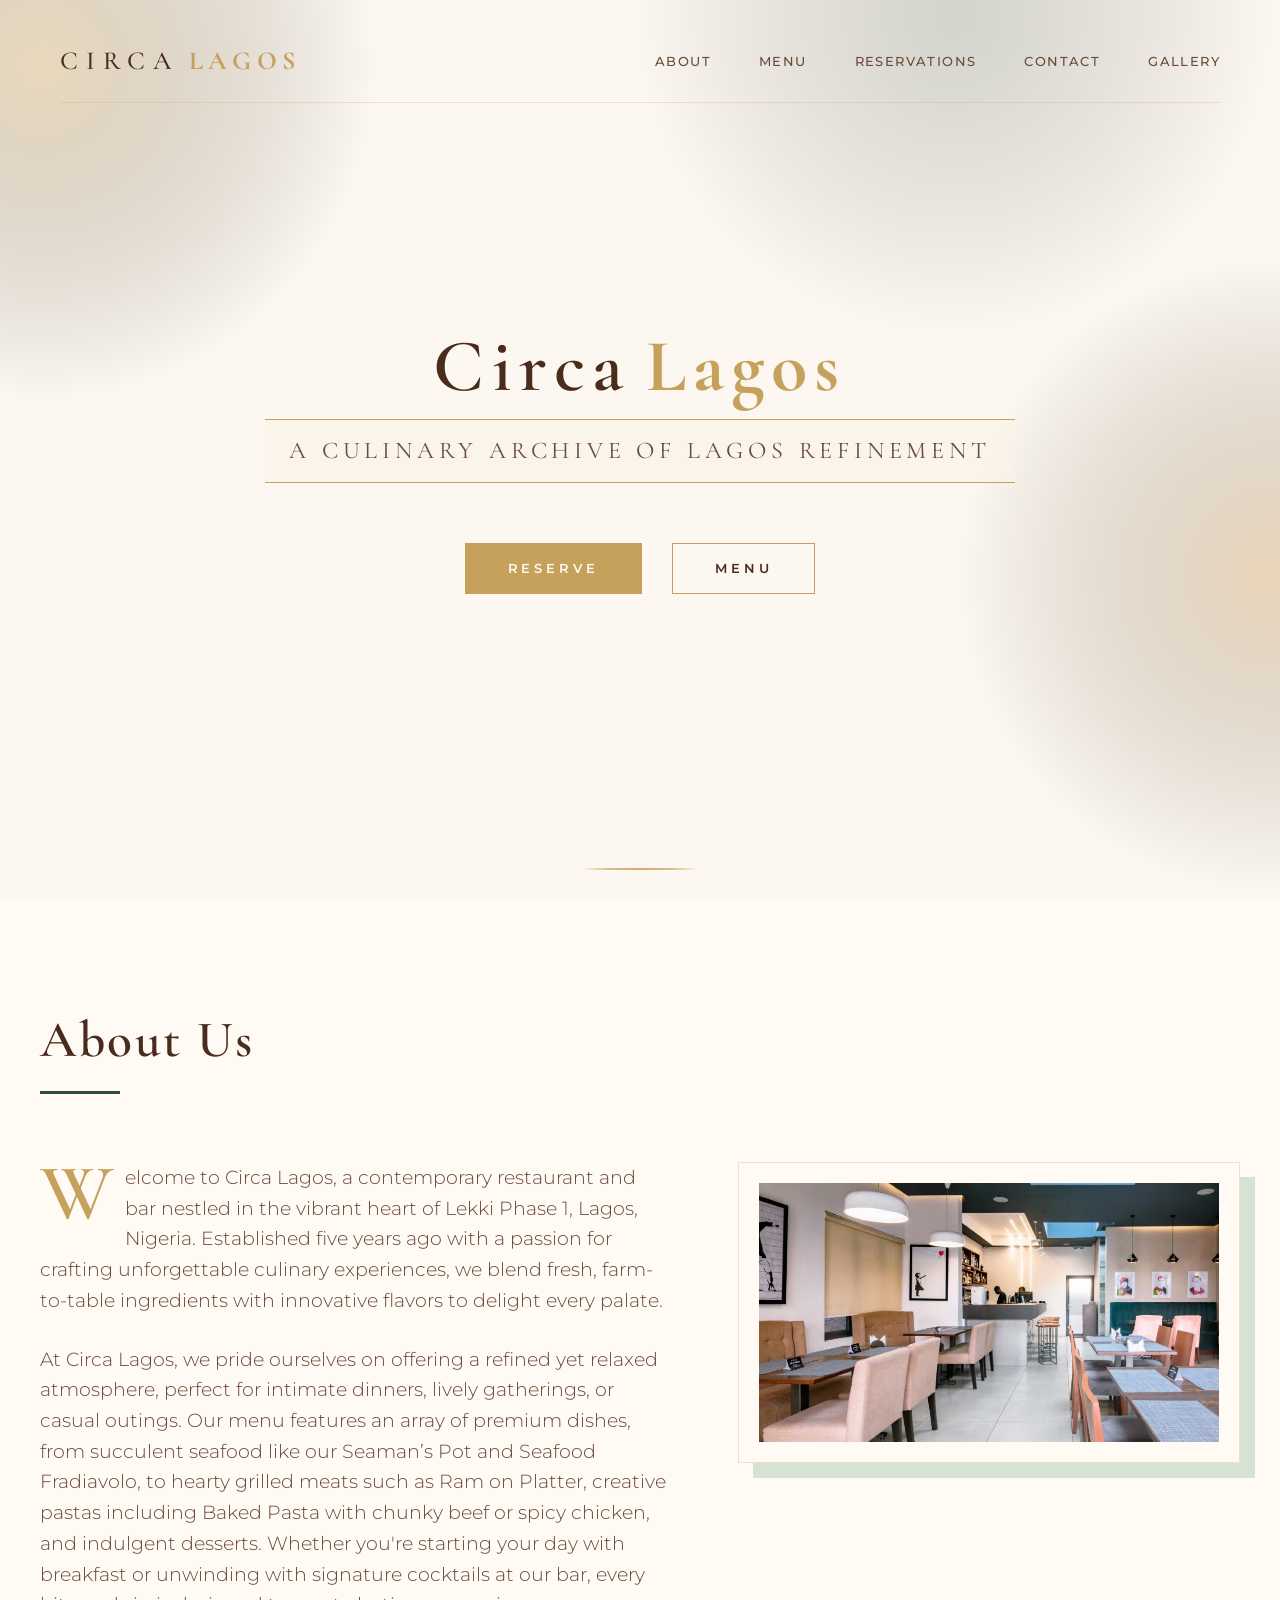
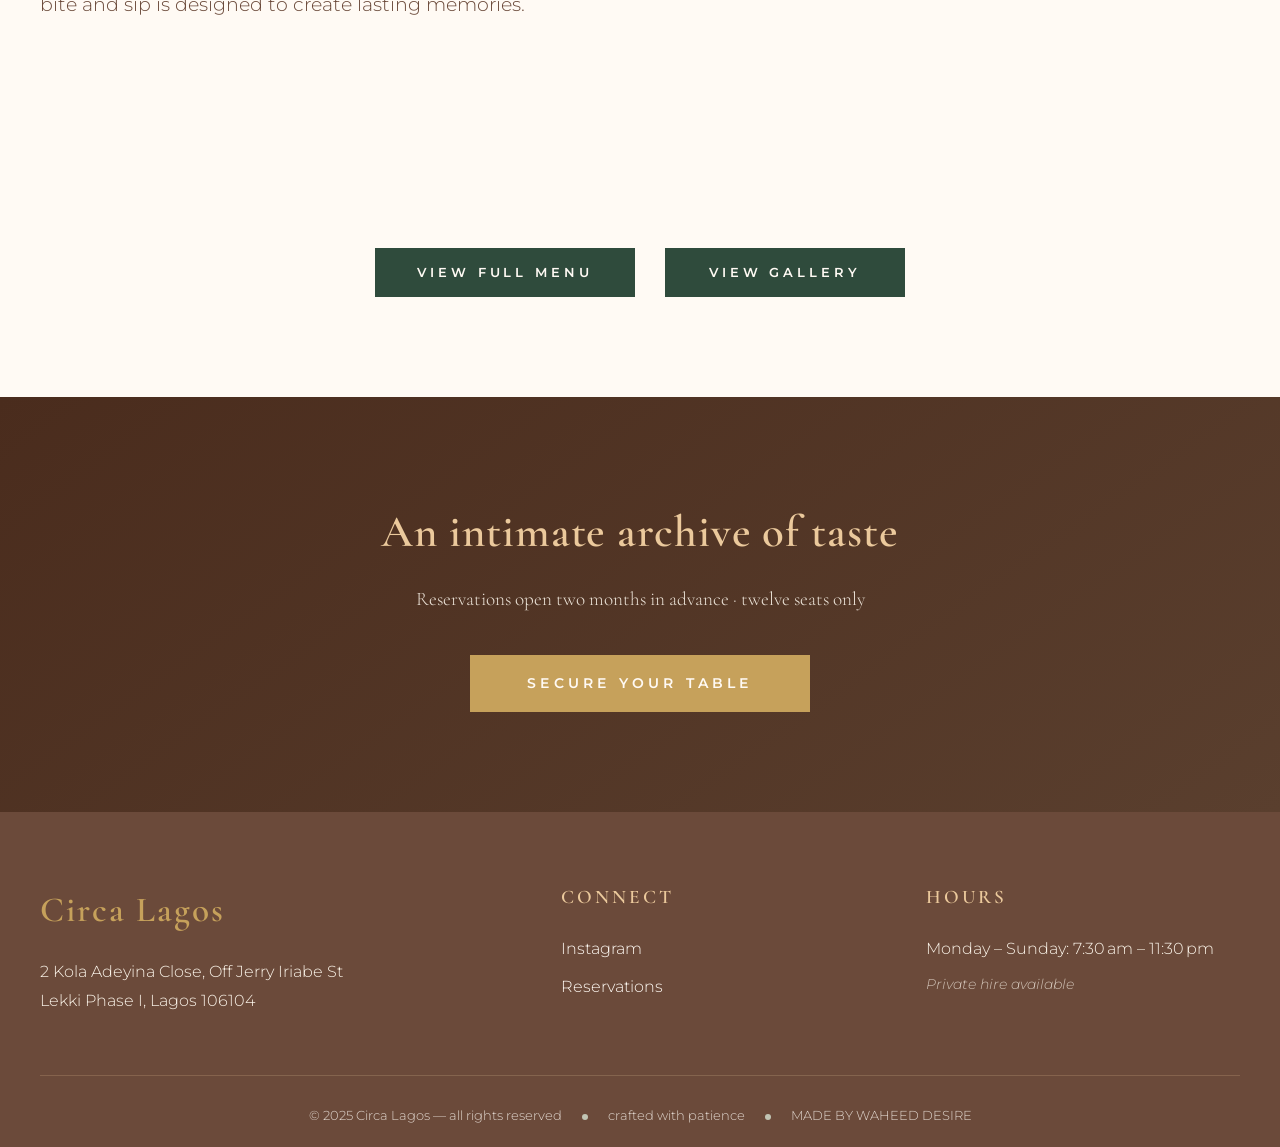
<file: index.html>
<!DOCTYPE html>
<html lang="en">
<head>
  <meta charset="UTF-8">
  <meta name="viewport" content="width=device-width, initial-scale=1.0">
  <title>Circa Lagos | Modern African Luxury</title>
  <!-- Google Fonts: refined serif + elegant sans -->
  <link href="https://fonts.googleapis.com/css2?family=Cormorant+Garamond:wght@400;500;600;700&family=Montserrat:wght@300;400;500;600&display=swap" rel="stylesheet">
  <link rel="stylesheet" href="style.css">
  <link rel="shortcut icon" href="fav.webp" type="image/x-icon">
</head>
<body>
  <!-- HERO SECTION: fullscreen, animated canvas, no background image -->
  <section id="hero">
    <canvas id="heroCanvas"></canvas>
    <div class="hero-content">
      <nav class="navbar">
        <div class="logo">
          <span class="logo-circa">CIRCA</span>
          <span class="logo-lagos">LAGOS</span>
        </div>
        <!-- Mobile menu button (hamburger) -->
        <button class="mobile-menu-btn" aria-label="Menu" aria-expanded="false">
          <span class="bar"></span>
          <span class="bar"></span>
          <span class="bar"></span>
        </button>
        <ul class="nav-links">
          <li><a href="#about">About</a></li>
          <li><a href="menu.html">Menu</a></li>
          <li><a href="reservations.html">Reservations</a></li>
          <li><a href="#contact">Contact</a></li>
          <li><a href="gallery.html">Gallery</a></li>
        </ul>
      </nav>
      <div class="hero-text">
        <h1 class="hero-title">
          <span class="title-circa">Circa</span>
          <span class="title-lagos">Lagos</span>
        </h1>
        <p class="hero-subtitle">A culinary archive of Lagos refinement</p>
        <div class="hero-buttons">
          <a href="reservations.html" class="btn btn-gold">Reserve</a>
          <a href="menu.html" class="btn btn-outline">Menu</a>
        </div>
      </div>
      <div class="hero-accent"></div>
    </div>
  </section>

  <!-- ABOUT SECTION – beige/cream with brown & gold details -->
  <section id="about" class="section">
    <div class="container">
      <h2 class="section-title">About Us</h2>
      <div class="about-grid">
        <div class="about-text">
          <p class="dropcap">Welcome to Circa Lagos, a contemporary restaurant and bar nestled in the vibrant heart of Lekki Phase 1, Lagos, Nigeria. Established five years ago with a passion for crafting unforgettable culinary experiences, we blend fresh, farm-to-table ingredients with innovative flavors to delight every palate.</p>
          <p>At Circa Lagos, we pride ourselves on offering a refined yet relaxed atmosphere, perfect for intimate dinners, lively gatherings, or casual outings. Our menu features an array of premium dishes, from succulent seafood like our Seaman’s Pot and Seafood Fradiavolo, to hearty grilled meats such as Ram on Platter, creative pastas including Baked Pasta with chunky beef or spicy chicken, and indulgent desserts. Whether you're starting your day with breakfast or unwinding with signature cocktails at our bar, every bite and sip is designed to create lasting memories.</p>
        </div>
        <div class="about-signature">
          <div class="signature-card">
            <img src="hero.jpeg" alt="Circa Lagos dining experience" loading="lazy">
          </div>
        </div>
      </div>
    </div>
  </section>

  <!-- COMBINED MENU + GALLERY CTA – side by side, stack on mobile -->
  <section id="menu-gallery-cta" class="section cream-bg">
    <div class="container">
      <div class="cta-buttons">
        <a href="menu.html" class="btn btn-darkgreen">View full menu</a>
        <a href="gallery.html" class="btn btn-darkgreen">View Gallery</a>
      </div>
    </div>
  </section>

  <!-- RESERVATION BANNER – rich brown / amber, green accent -->
  <section id="reservations" class="reserve-banner">
    <div class="container">
      <div class="reserve-content">
        <h3>An intimate archive of taste</h3>
        <p>Reservations open two months in advance · twelve seats only</p>
        <a href="reservations.html" class="btn btn-gold btn-large">Secure your table</a>
      </div>
    </div>
  </section>

  <!-- FOOTER – updated address & hours -->
  <footer id="contact">
    <div class="container">
      <div class="footer-grid">
        <div class="footer-brand">
          <span class="footer-logo">Circa Lagos</span>
          <p class="footer-address">
            2 Kola Adeyina Close, Off Jerry Iriabe St<br>
            Lekki Phase I, Lagos 106104
          </p>
        </div>
        <div class="footer-links">
          <h4>Connect</h4>
          <ul>
            <li><a href="https://www.instagram.com/circa_lagos/">Instagram</a></li>
            <li><a href="reservations.html">Reservations</a></li>
          </ul>
        </div>
        <div class="footer-hours">
          <h4>Hours</h4>
          <p>Monday – Sunday: 7:30 am – 11:30 pm</p>
          <p class="small-note">Private hire available</p>
        </div>
      </div>
      <div class="footer-bottom">
        <span>© 2025 Circa Lagos — all rights reserved</span>
        <span class="green-accent-dot"></span>
        <span>crafted with patience</span>
        <span class="green-accent-dot"></span>
        <span>MADE BY WAHEED DESIRE</span>
      </div>
    </div>
  </footer>

  <script src="script.js"></script>
</body>
</html>
</file>
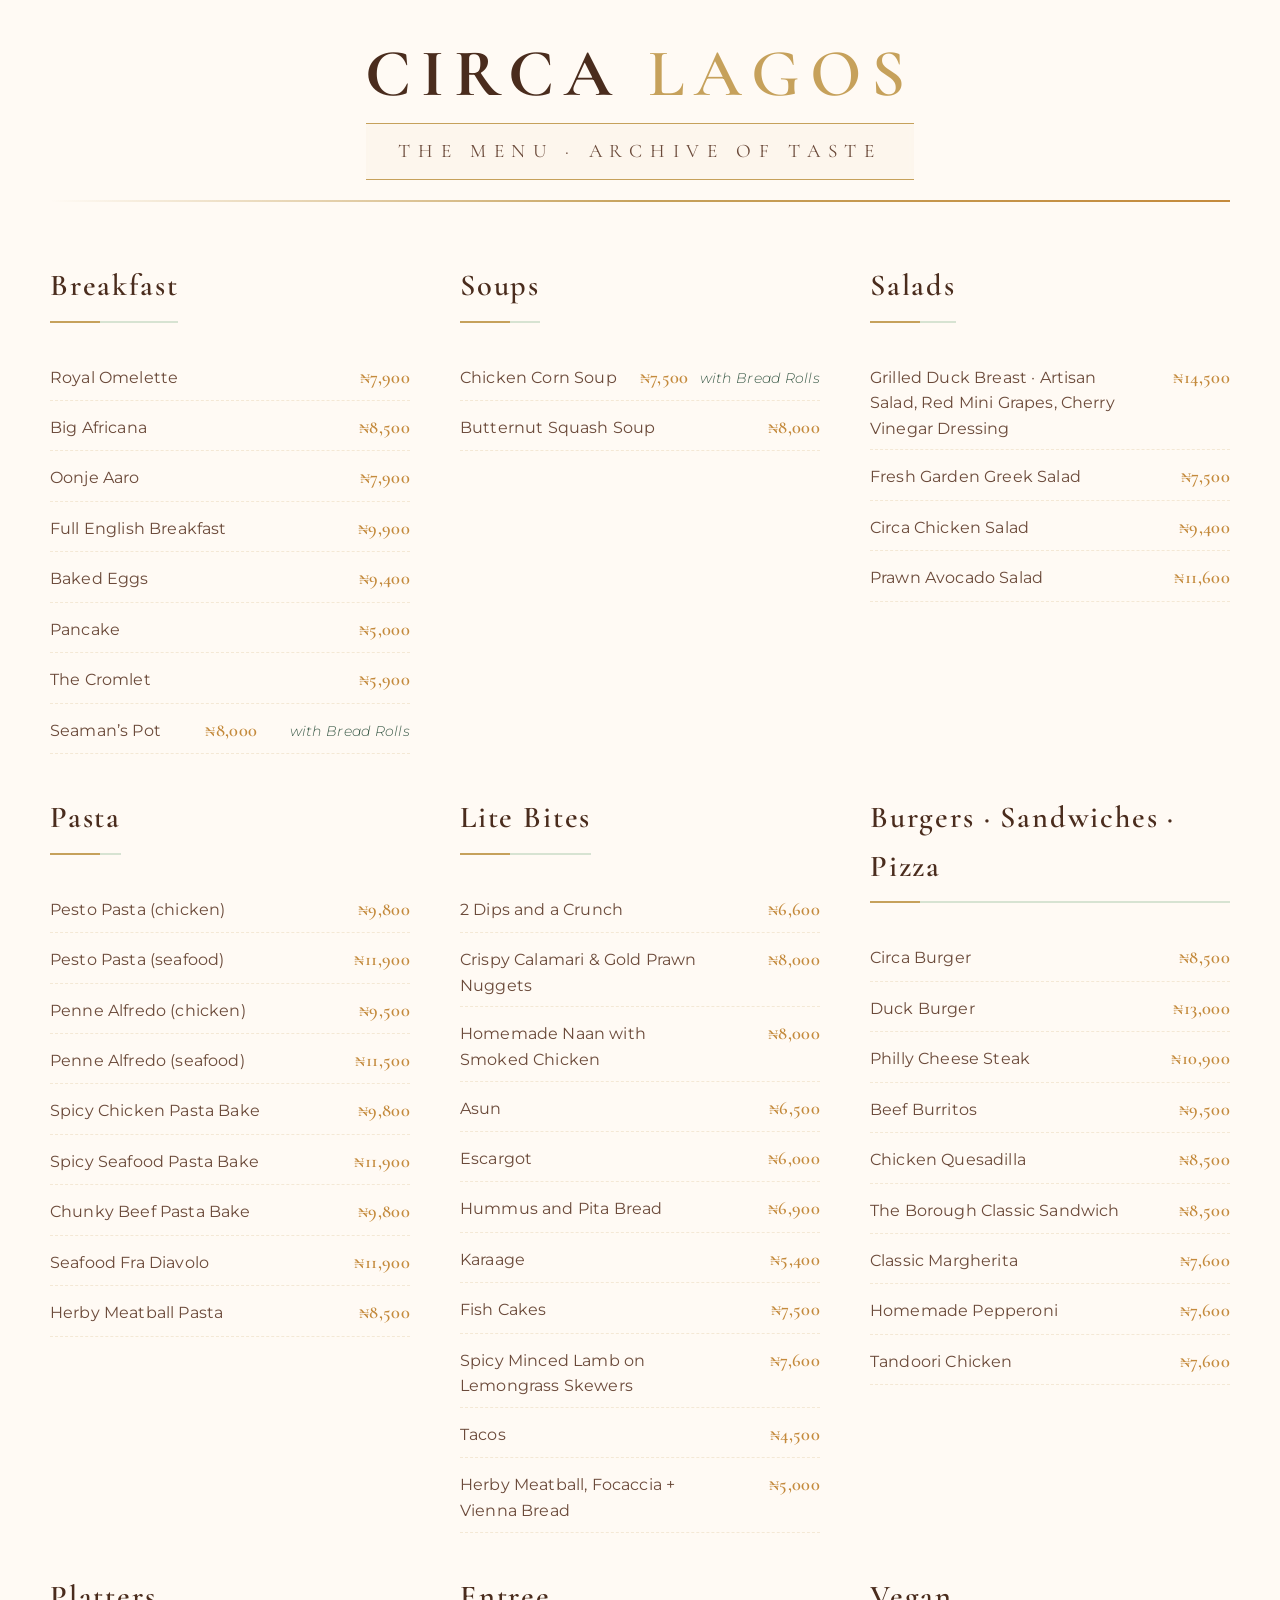
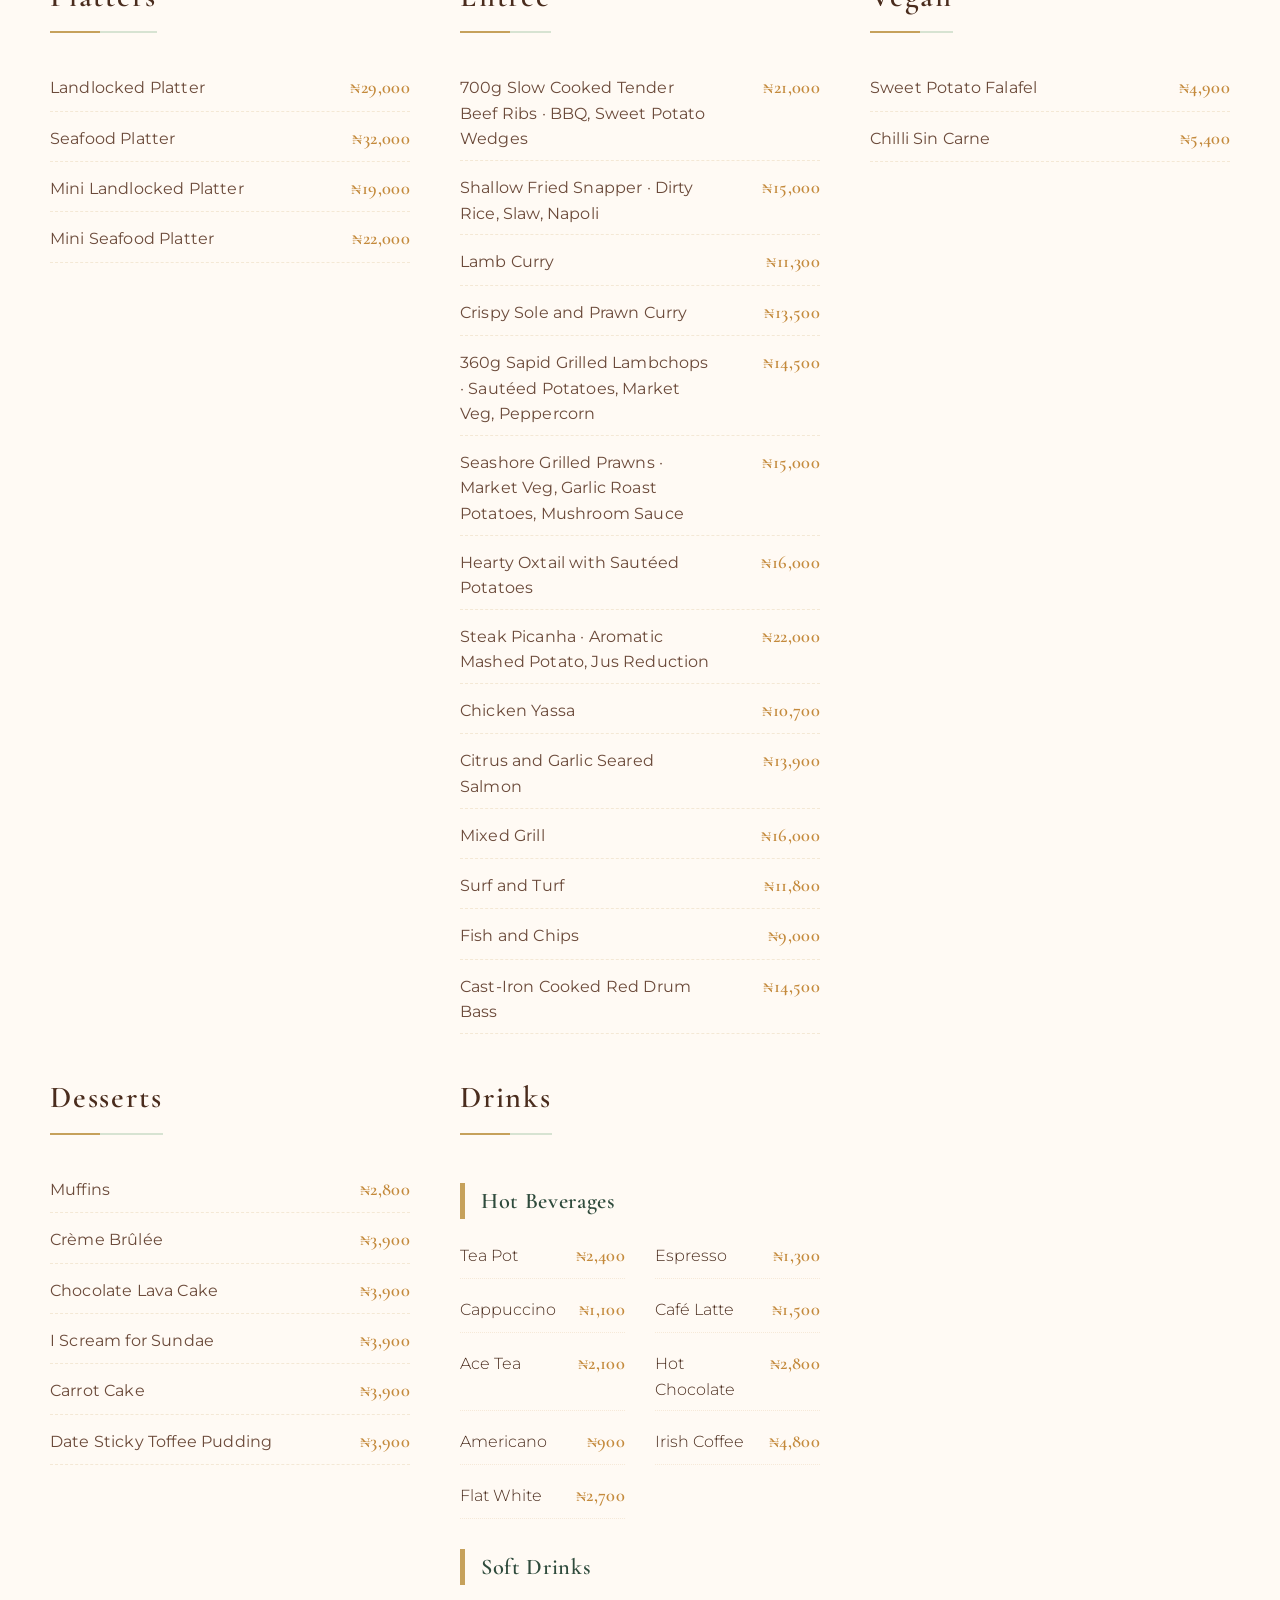
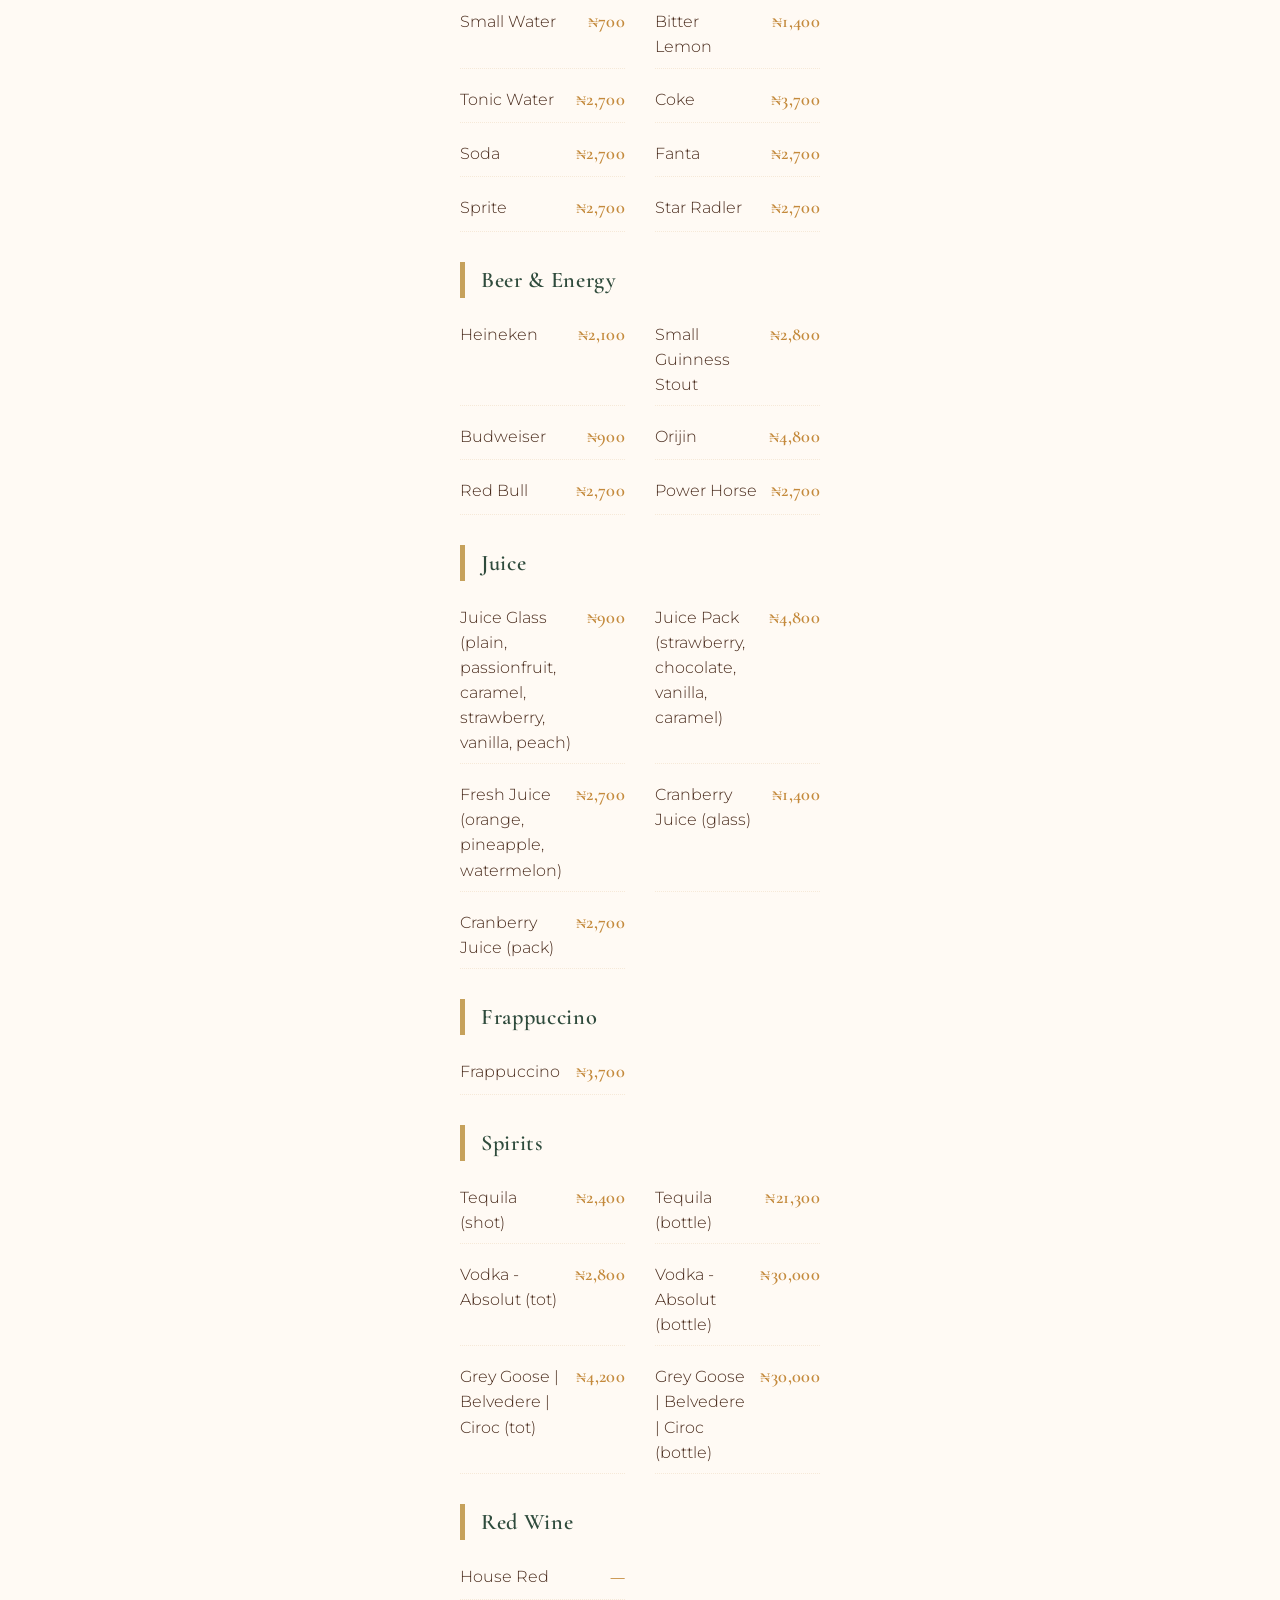
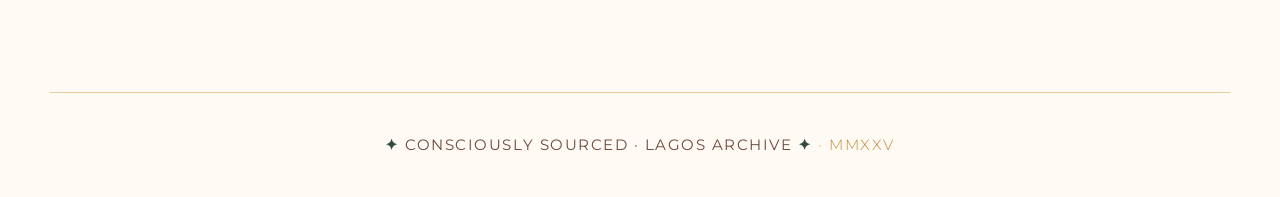
<file: menu.html>
<!DOCTYPE html>
<html lang="en">
<head>
  <meta charset="UTF-8">
  <meta name="viewport" content="width=device-width, initial-scale=1.0,">
  <title>Circa Lagos · Menu</title>
  <!-- Luxury serif + clean sans -->
  <link href="https://fonts.googleapis.com/css2?family=Cormorant+Garamond:wght@400;500;600;700&family=Montserrat:wght@300;400;500;600&display=swap" rel="stylesheet">
  <link rel="shortcut icon" href="fav.webp" type="image/x-icon">
  <style>
    /* ---------- ROOT VARIABLES – LUXURIOUS EARTH & GOLD ---------- */
    :root {
      --brown-deep: #4a2c1d;
      --brown-rich: #6b4a3a;
      --gold: #c6a15b;
      --amber: #c48a3c;
      --beige: #faf3e8;
      --cream: #fffaf4;
      --warm-yellow: #ebc99c;
      --light-green: #d7e3d2;
      --dark-green: #2f4b3c;
      --dark-green-soft: #3f5e4c;
      --shadow: rgba(42, 31, 20, 0.06);
      
      --font-serif: 'Cormorant Garamond', serif;
      --font-sans: 'Montserrat', sans-serif;
    }

    /* ---------- RESET / GLOBAL ---------- */
    * {
      margin: 0;
      padding: 0;
      box-sizing: border-box;
    }

    body {
      background-color: var(--cream);
      color: var(--brown-deep);
      font-family: var(--font-sans);
      font-weight: 300;
      line-height: 1.6;
      font-size: 15px;
      padding: 0;
      margin: 0;
    }

    .container {
      max-width: 1400px;
      margin: 0 auto;
      padding: 40px 50px;
    }

    h1, h2, h3, h4 {
      font-family: var(--font-serif);
      font-weight: 600;
      letter-spacing: 0.02em;
    }

    /* ---------- HEADER – CIRCA LAGOS ---------- */
    .menu-header {
      text-align: center;
      margin-bottom: 60px;
      position: relative;
    }

    .menu-header h1 {
      font-size: 4.2rem;
      font-weight: 700;
      color: var(--brown-deep);
      letter-spacing: 0.15em;
      text-transform: uppercase;
      margin-bottom: 8px;
      line-height: 1;
    }

    .menu-header h1 span {
      color: var(--gold);
      font-weight: 600;
    }

    .menu-header .subhead {
      font-size: 1.2rem;
      font-family: var(--font-serif);
      color: var(--brown-rich);
      letter-spacing: 0.4em;
      text-transform: uppercase;
      border-top: 1px solid var(--gold);
      border-bottom: 1px solid var(--gold);
      display: inline-block;
      padding: 12px 32px;
      margin-top: 8px;
      font-weight: 400;
      background: rgba(198, 161, 91, 0.04);
      -webkit-backdrop-filter: blur(2px);
      backdrop-filter: blur(2px);
    }

    .gold-separator {
      width: 80px;
      height: 2px;
      background: var(--gold);
      margin: 25px auto 10px;
    }

    /* ---------- SECTION CATEGORY STYLING ---------- */
    .menu-grid {
      display: grid;
      grid-template-columns: repeat(auto-fill, minmax(360px, 1fr));
      gap: 40px 50px;
      align-items: start;
    }

    .menu-category {
      break-inside: avoid;
      page-break-inside: avoid;
    }

    .category-title {
      font-size: 1.9rem;
      font-weight: 600;
      color: var(--brown-deep);
      margin-bottom: 18px;
      position: relative;
      padding-bottom: 10px;
      border-bottom: 2px solid var(--light-green);
      display: inline-block;
      letter-spacing: 0.06em;
    }

    .category-title::after {
      content: '';
      position: absolute;
      bottom: -2px;
      left: 0;
      width: 50px;
      height: 2px;
      background: var(--gold);
    }

    /* ----- MENU ITEM LIST ----- */
    .menu-list {
      list-style: none;
      margin-top: 10px;
    }

    .menu-item {
      display: flex;
      justify-content: space-between;
      align-items: baseline;
      padding: 12px 0 8px;
      border-bottom: 1px dashed rgba(198, 161, 91, 0.2);
      transition: background 0.2s, transform 0.2s;
      font-size: 1rem;
    }

    .menu-item:hover {
      background: rgba(215, 227, 210, 0.2);
      transform: translateX(6px);
      border-bottom-color: var(--amber);
    }

    .item-name {
      font-weight: 400;
      color: var(--brown-rich);
      letter-spacing: 0.01em;
      max-width: 70%;
    }

    .item-price {
      font-family: var(--font-serif);
      font-weight: 600;
      color: var(--amber);
      font-size: 1.15rem;
      letter-spacing: 0.02em;
      white-space: nowrap;
      padding-left: 12px;
    }

    /* for items with extra description (e.g. chicken/seafood) */
    .item-variant {
      display: block;
      font-size: 0.85rem;
      color: var(--dark-green-soft);
      font-style: italic;
      margin-top: 2px;
      font-weight: 300;
      letter-spacing: 0.02em;
    }

    /* ----- SUB-CATEGORY (drinks) ----- */
    .sub-category {
      margin: 30px 0 12px 0;
    }

    .sub-category h4 {
      font-size: 1.4rem;
      color: var(--dark-green);
      font-weight: 600;
      border-left: 5px solid var(--gold);
      padding-left: 16px;
      margin-bottom: 14px;
      letter-spacing: 0.03em;
    }

    .drinks-grid {
      display: grid;
      grid-template-columns: repeat(2, 1fr);
      gap: 8px 30px;
    }

    .drink-item {
      display: flex;
      justify-content: space-between;
      align-items: baseline;
      border-bottom: 1px dotted rgba(196, 138, 60, 0.15);
      padding: 8px 0;
    }

    .drink-name {
      font-size: 0.98rem;
    }

    /* ---------- SPECIAL TOUCHES ---------- */
    .price-note {
      font-family: var(--font-serif);
      color: var(--gold);
      font-size: 0.9rem;
      margin-left: 6px;
    }

    .signature-dish {
      border-left: 3px solid var(--dark-green);
      padding-left: 12px;
    }

    .footer-note {
      margin-top: 80px;
      text-align: center;
      color: var(--brown-rich);
      border-top: 1px solid var(--warm-yellow);
      padding-top: 40px;
      font-size: 0.95rem;
      letter-spacing: 0.1em;
      text-transform: uppercase;
      font-weight: 400;
    }

    .footer-note span {
      color: var(--dark-green);
      font-weight: 600;
    }

    /* ---------- RESPONSIVE ---------- */
    @media (max-width: 1000px) {
      .container { padding: 30px 30px; }
      .menu-header h1 { font-size: 3.5rem; }
      .menu-grid { grid-template-columns: 1fr; }
    }

    @media (max-width: 650px) {
      .container { padding: 20px 20px; }
      .menu-header h1 { font-size: 2.8rem; }
      .menu-header .subhead { font-size: 0.9rem; letter-spacing: 0.2em; }
      .category-title { font-size: 1.8rem; }
      .drinks-grid { grid-template-columns: 1fr; }
      .menu-item:hover { transform: translateX(4px); }
    }

    /* ---------- ANIMATED GOLDEN ACCENT (subtle) ---------- */
    .animated-accent {
      width: 100%;
      height: 2px;
      background: linear-gradient(90deg, transparent, var(--gold), var(--amber), var(--gold), transparent);
      background-size: 200% 100%;
      animation: shimmer 4s infinite linear;
      margin: 20px 0 10px;
    }

    @keyframes shimmer {
      0% { background-position: 100% 0; }
      100% { background-position: -100% 0; }
    }

    /* ----- price alignment fix ----- */
    .item-price {
      flex-shrink: 0;
    }

    .small-water {
      font-size: 0.9rem;
    }
  </style>
</head>
<body>
  <div class="container">
    
    <!-- HEADER – LUXURY ANIMATED ACCENT (no bg image, pure typography) -->
    <div class="menu-header">
      <h1>CIRCA <span>LAGOS</span></h1>
      <div class="subhead">THE MENU · ARCHIVE OF TASTE</div>
      <div class="animated-accent"></div>
    </div>

    <!-- MAIN MENU – GRID OF CATEGORIES -->
    <div class="menu-grid">
      
      <!-- ---------- BREAKFAST ---------- -->
      <div class="menu-category">
        <h2 class="category-title">Breakfast</h2>
        <ul class="menu-list">
          <li class="menu-item"><span class="item-name">Royal Omelette</span><span class="item-price">₦7,900</span></li>
          <li class="menu-item"><span class="item-name">Big Africana</span><span class="item-price">₦8,500</span></li>
          <li class="menu-item"><span class="item-name">Oonje Aaro</span><span class="item-price">₦7,900</span></li>
          <li class="menu-item"><span class="item-name">Full English Breakfast</span><span class="item-price">₦9,900</span></li>
          <li class="menu-item"><span class="item-name">Baked Eggs</span><span class="item-price">₦9,400</span></li>
          <li class="menu-item"><span class="item-name">Pancake</span><span class="item-price">₦5,000</span></li>
          <li class="menu-item"><span class="item-name">The Cromlet</span><span class="item-price">₦5,900</span></li>
          <li class="menu-item"><span class="item-name">Seaman’s Pot</span><span class="item-price">₦8,000</span><span class="item-variant">with Bread Rolls</span></li>
        </ul>
      </div>
      
      <!-- ---------- SOUPS ---------- -->
      <div class="menu-category">
        <h2 class="category-title">Soups</h2>
        <ul class="menu-list">
          <li class="menu-item"><span class="item-name">Chicken Corn Soup</span><span class="item-price">₦7,500</span><span class="item-variant">with Bread Rolls</span></li>
          <li class="menu-item"><span class="item-name">Butternut Squash Soup</span><span class="item-price">₦8,000</span></li>
        </ul>
      </div>
      
      <!-- ---------- SALADS ---------- -->
      <div class="menu-category">
        <h2 class="category-title">Salads</h2>
        <ul class="menu-list">
          <li class="menu-item"><span class="item-name">Grilled Duck Breast · Artisan Salad, Red Mini Grapes, Cherry Vinegar Dressing</span><span class="item-price">₦14,500</span></li>
          <li class="menu-item"><span class="item-name">Fresh Garden Greek Salad</span><span class="item-price">₦7,500</span></li>
          <li class="menu-item"><span class="item-name">Circa Chicken Salad</span><span class="item-price">₦9,400</span></li>
          <li class="menu-item"><span class="item-name">Prawn Avocado Salad</span><span class="item-price">₦11,600</span></li>
        </ul>
      </div>
      
      <!-- ---------- PASTA ---------- -->
      <div class="menu-category">
        <h2 class="category-title">Pasta</h2>
        <ul class="menu-list">
          <li class="menu-item"><span class="item-name">Pesto Pasta (chicken)</span><span class="item-price">₦9,800</span></li>
          <li class="menu-item"><span class="item-name">Pesto Pasta (seafood)</span><span class="item-price">₦11,900</span></li>
          <li class="menu-item"><span class="item-name">Penne Alfredo (chicken)</span><span class="item-price">₦9,500</span></li>
          <li class="menu-item"><span class="item-name">Penne Alfredo (seafood)</span><span class="item-price">₦11,500</span></li>
          <li class="menu-item"><span class="item-name">Spicy Chicken Pasta Bake</span><span class="item-price">₦9,800</span></li>
          <li class="menu-item"><span class="item-name">Spicy Seafood Pasta Bake</span><span class="item-price">₦11,900</span></li>
          <li class="menu-item"><span class="item-name">Chunky Beef Pasta Bake</span><span class="item-price">₦9,800</span></li>
          <li class="menu-item"><span class="item-name">Seafood Fra Diavolo</span><span class="item-price">₦11,900</span></li>
          <li class="menu-item"><span class="item-name">Herby Meatball Pasta</span><span class="item-price">₦8,500</span></li>
        </ul>
      </div>
      
      <!-- ---------- LITE BITES ---------- -->
      <div class="menu-category">
        <h2 class="category-title">Lite Bites</h2>
        <ul class="menu-list">
          <li class="menu-item"><span class="item-name">2 Dips and a Crunch</span><span class="item-price">₦6,600</span></li>
          <li class="menu-item"><span class="item-name">Crispy Calamari & Gold Prawn Nuggets</span><span class="item-price">₦8,000</span></li>
          <li class="menu-item"><span class="item-name">Homemade Naan with Smoked Chicken</span><span class="item-price">₦8,000</span></li>
          <li class="menu-item"><span class="item-name">Asun</span><span class="item-price">₦6,500</span></li>
          <li class="menu-item"><span class="item-name">Escargot</span><span class="item-price">₦6,000</span></li>
          <li class="menu-item"><span class="item-name">Hummus and Pita Bread</span><span class="item-price">₦6,900</span></li>
          <li class="menu-item"><span class="item-name">Karaage</span><span class="item-price">₦5,400</span></li>
          <li class="menu-item"><span class="item-name">Fish Cakes</span><span class="item-price">₦7,500</span></li>
          <li class="menu-item"><span class="item-name">Spicy Minced Lamb on Lemongrass Skewers</span><span class="item-price">₦7,600</span></li>
          <li class="menu-item"><span class="item-name">Tacos</span><span class="item-price">₦4,500</span></li>
          <li class="menu-item"><span class="item-name">Herby Meatball, Focaccia + Vienna Bread</span><span class="item-price">₦5,000</span></li>
        </ul>
      </div>
      
      <!-- ---------- BURGERS | SANDWICHES | PIZZA ---------- -->
      <div class="menu-category">
        <h2 class="category-title">Burgers · Sandwiches · Pizza</h2>
        <ul class="menu-list">
          <li class="menu-item"><span class="item-name">Circa Burger</span><span class="item-price">₦8,500</span></li>
          <li class="menu-item"><span class="item-name">Duck Burger</span><span class="item-price">₦13,000</span></li>
          <li class="menu-item"><span class="item-name">Philly Cheese Steak</span><span class="item-price">₦10,900</span></li>
          <li class="menu-item"><span class="item-name">Beef Burritos</span><span class="item-price">₦9,500</span></li>
          <li class="menu-item"><span class="item-name">Chicken Quesadilla</span><span class="item-price">₦8,500</span></li>
          <li class="menu-item"><span class="item-name">The Borough Classic Sandwich</span><span class="item-price">₦8,500</span></li>
          <li class="menu-item"><span class="item-name">Classic Margherita</span><span class="item-price">₦7,600</span></li>
          <li class="menu-item"><span class="item-name">Homemade Pepperoni</span><span class="item-price">₦7,600</span></li>
          <li class="menu-item"><span class="item-name">Tandoori Chicken</span><span class="item-price">₦7,600</span></li>
        </ul>
      </div>
      
      <!-- ---------- PLATTERS ---------- -->
      <div class="menu-category">
        <h2 class="category-title">Platters</h2>
        <ul class="menu-list">
          <li class="menu-item"><span class="item-name">Landlocked Platter</span><span class="item-price">₦29,000</span></li>
          <li class="menu-item"><span class="item-name">Seafood Platter</span><span class="item-price">₦32,000</span></li>
          <li class="menu-item"><span class="item-name">Mini Landlocked Platter</span><span class="item-price">₦19,000</span></li>
          <li class="menu-item"><span class="item-name">Mini Seafood Platter</span><span class="item-price">₦22,000</span></li>
        </ul>
      </div>
      
      <!-- ---------- ENTREE ---------- -->
      <div class="menu-category">
        <h2 class="category-title">Entree</h2>
        <ul class="menu-list">
          <li class="menu-item"><span class="item-name">700g Slow Cooked Tender Beef Ribs · BBQ, Sweet Potato Wedges</span><span class="item-price">₦21,000</span></li>
          <li class="menu-item"><span class="item-name">Shallow Fried Snapper · Dirty Rice, Slaw, Napoli</span><span class="item-price">₦15,000</span></li>
          <li class="menu-item"><span class="item-name">Lamb Curry</span><span class="item-price">₦11,300</span></li>
          <li class="menu-item"><span class="item-name">Crispy Sole and Prawn Curry</span><span class="item-price">₦13,500</span></li>
          <li class="menu-item"><span class="item-name">360g Sapid Grilled Lambchops · Sautéed Potatoes, Market Veg, Peppercorn</span><span class="item-price">₦14,500</span></li>
          <li class="menu-item"><span class="item-name">Seashore Grilled Prawns · Market Veg, Garlic Roast Potatoes, Mushroom Sauce</span><span class="item-price">₦15,000</span></li>
          <li class="menu-item"><span class="item-name">Hearty Oxtail with Sautéed Potatoes</span><span class="item-price">₦16,000</span></li>
          <li class="menu-item"><span class="item-name">Steak Picanha · Aromatic Mashed Potato, Jus Reduction</span><span class="item-price">₦22,000</span></li>
          <li class="menu-item"><span class="item-name">Chicken Yassa</span><span class="item-price">₦10,700</span></li>
          <li class="menu-item"><span class="item-name">Citrus and Garlic Seared Salmon</span><span class="item-price">₦13,900</span></li>
          <li class="menu-item"><span class="item-name">Mixed Grill</span><span class="item-price">₦16,000</span></li>
          <li class="menu-item"><span class="item-name">Surf and Turf</span><span class="item-price">₦11,800</span></li>
          <li class="menu-item"><span class="item-name">Fish and Chips</span><span class="item-price">₦9,000</span></li>
          <li class="menu-item"><span class="item-name">Cast-Iron Cooked Red Drum Bass</span><span class="item-price">₦14,500</span></li>
        </ul>
      </div>
      
      <!-- ---------- VEGAN ---------- -->
      <div class="menu-category">
        <h2 class="category-title">Vegan</h2>
        <ul class="menu-list">
          <li class="menu-item"><span class="item-name">Sweet Potato Falafel</span><span class="item-price">₦4,900</span></li>
          <li class="menu-item"><span class="item-name">Chilli Sin Carne</span><span class="item-price">₦5,400</span></li>
        </ul>
      </div>
      
      <!-- ---------- DESSERTS ---------- -->
      <div class="menu-category">
        <h2 class="category-title">Desserts</h2>
        <ul class="menu-list">
          <li class="menu-item"><span class="item-name">Muffins</span><span class="item-price">₦2,800</span></li>
          <li class="menu-item"><span class="item-name">Crème Brûlée</span><span class="item-price">₦3,900</span></li>
          <li class="menu-item"><span class="item-name">Chocolate Lava Cake</span><span class="item-price">₦3,900</span></li>
          <li class="menu-item"><span class="item-name">I Scream for Sundae</span><span class="item-price">₦3,900</span></li>
          <li class="menu-item"><span class="item-name">Carrot Cake</span><span class="item-price">₦3,900</span></li>
          <li class="menu-item"><span class="item-name">Date Sticky Toffee Pudding</span><span class="item-price">₦3,900</span></li>
        </ul>
      </div>
      
      <!-- ---------- DRINKS (multi‑sub) ---------- -->
      <div class="menu-category">
        <h2 class="category-title">Drinks</h2>
        
        <!-- Hot Beverages -->
        <div class="sub-category">
          <h4>Hot Beverages</h4>
          <div class="drinks-grid">
            <div class="drink-item"><span class="drink-name">Tea Pot</span><span class="item-price">₦2,400</span></div>
            <div class="drink-item"><span class="drink-name">Espresso</span><span class="item-price">₦1,300</span></div>
            <div class="drink-item"><span class="drink-name">Cappuccino</span><span class="item-price">₦1,100</span></div>
            <div class="drink-item"><span class="drink-name">Café Latte</span><span class="item-price">₦1,500</span></div>
            <div class="drink-item"><span class="drink-name">Ace Tea</span><span class="item-price">₦2,100</span></div>
            <div class="drink-item"><span class="drink-name">Hot Chocolate</span><span class="item-price">₦2,800</span></div>
            <div class="drink-item"><span class="drink-name">Americano</span><span class="item-price">₦900</span></div>
            <div class="drink-item"><span class="drink-name">Irish Coffee</span><span class="item-price">₦4,800</span></div>
            <div class="drink-item"><span class="drink-name">Flat White</span><span class="item-price">₦2,700</span></div>
          </div>
        </div>
        
        <!-- Soft Drinks -->
        <div class="sub-category">
          <h4>Soft Drinks</h4>
          <div class="drinks-grid">
            <div class="drink-item"><span class="drink-name">Small Water</span><span class="item-price">₦700</span></div>
            <div class="drink-item"><span class="drink-name">Bitter Lemon</span><span class="item-price">₦1,400</span></div>
            <div class="drink-item"><span class="drink-name">Tonic Water</span><span class="item-price">₦2,700</span></div>
            <div class="drink-item"><span class="drink-name">Coke</span><span class="item-price">₦3,700</span></div>
            <div class="drink-item"><span class="drink-name">Soda</span><span class="item-price">₦2,700</span></div>
            <div class="drink-item"><span class="drink-name">Fanta</span><span class="item-price">₦2,700</span></div>
            <div class="drink-item"><span class="drink-name">Sprite</span><span class="item-price">₦2,700</span></div>
            <div class="drink-item"><span class="drink-name">Star Radler</span><span class="item-price">₦2,700</span></div>
          </div>
        </div>
        
        <!-- Beer & Energy -->
        <div class="sub-category">
          <h4>Beer & Energy</h4>
          <div class="drinks-grid">
            <div class="drink-item"><span class="drink-name">Heineken</span><span class="item-price">₦2,100</span></div>
            <div class="drink-item"><span class="drink-name">Small Guinness Stout</span><span class="item-price">₦2,800</span></div>
            <div class="drink-item"><span class="drink-name">Budweiser</span><span class="item-price">₦900</span></div>
            <div class="drink-item"><span class="drink-name">Orijin</span><span class="item-price">₦4,800</span></div>
            <div class="drink-item"><span class="drink-name">Red Bull</span><span class="item-price">₦2,700</span></div>
            <div class="drink-item"><span class="drink-name">Power Horse</span><span class="item-price">₦2,700</span></div>
          </div>
        </div>
        
        <!-- Juice -->
        <div class="sub-category">
          <h4>Juice</h4>
          <div class="drinks-grid">
            <div class="drink-item"><span class="drink-name">Juice Glass (plain, passionfruit, caramel, strawberry, vanilla, peach)</span><span class="item-price">₦900</span></div>
            <div class="drink-item"><span class="drink-name">Juice Pack (strawberry, chocolate, vanilla, caramel)</span><span class="item-price">₦4,800</span></div>
            <div class="drink-item"><span class="drink-name">Fresh Juice (orange, pineapple, watermelon)</span><span class="item-price">₦2,700</span></div>
            <div class="drink-item"><span class="drink-name">Cranberry Juice (glass)</span><span class="item-price">₦1,400</span></div>
            <div class="drink-item"><span class="drink-name">Cranberry Juice (pack)</span><span class="item-price">₦2,700</span></div>
          </div>
        </div>
        
        <!-- Frappuccino -->
        <div class="sub-category">
          <h4>Frappuccino</h4>
          <div class="drinks-grid">
            <div class="drink-item"><span class="drink-name">Frappuccino</span><span class="item-price">₦3,700</span></div>
          </div>
        </div>
        
        <!-- Spirits -->
        <div class="sub-category">
          <h4>Spirits</h4>
          <div class="drinks-grid">
            <div class="drink-item"><span class="drink-name">Tequila (shot)</span><span class="item-price">₦2,400</span></div>
            <div class="drink-item"><span class="drink-name">Tequila (bottle)</span><span class="item-price">₦21,300</span></div>
            <div class="drink-item"><span class="drink-name">Vodka - Absolut (tot)</span><span class="item-price">₦2,800</span></div>
            <div class="drink-item"><span class="drink-name">Vodka - Absolut (bottle)</span><span class="item-price">₦30,000</span></div>
            <div class="drink-item"><span class="drink-name">Grey Goose | Belvedere | Ciroc (tot)</span><span class="item-price">₦4,200</span></div>
            <div class="drink-item"><span class="drink-name">Grey Goose | Belvedere | Ciroc (bottle)</span><span class="item-price">₦30,000</span></div>
          </div>
        </div>
        
        <!-- Red Wine -->
        <div class="sub-category">
          <h4>Red Wine</h4>
          <div class="drinks-grid">
            <div class="drink-item"><span class="drink-name">House Red</span><span class="item-price">—</span></div>
          </div>
        </div>
      </div>
    </div> <!-- end menu-grid -->

    <!-- subtle closing note -->
    <div class="footer-note">
      <span>✦</span> Consciously sourced · Lagos archive <span>✦</span>
    </div>
  </div> <!-- end container -->

  <!-- subtle JS animation – floating gold shimmer on header accent -->
  <script>
    (function() {
      "use strict";
      // Add a gentle, luxury pulse to the gold accent line (already animated via CSS)
      // additionally, we can add a small interactive effect on menu items – 
      // already pure CSS, but we inject a small dynamic year for freshness.
      const footer = document.querySelector('.footer-note');
      if (footer) {
        const span = document.createElement('span');
        span.textContent = ' · MMXXV';
        span.style.fontWeight = '300';
        span.style.color = 'var(--amber)';
        footer.appendChild(span);
      }
      
      // hover sound? no – pure visual. extra animation: very subtle opacity flicker on header
      const header = document.querySelector('.menu-header h1');
      if (header) {
        header.style.transition = 'text-shadow 0.8s ease';
        setInterval(() => {
          header.style.textShadow = '2px 2px 4px rgba(198, 161, 91, 0.1)';
          setTimeout(() => { header.style.textShadow = 'none'; }, 600);
        }, 3000);
      }
    })();
  </script>

  <!-- no image background, everything is typography, color, delicate animation -->
</body>
</html>
</file>
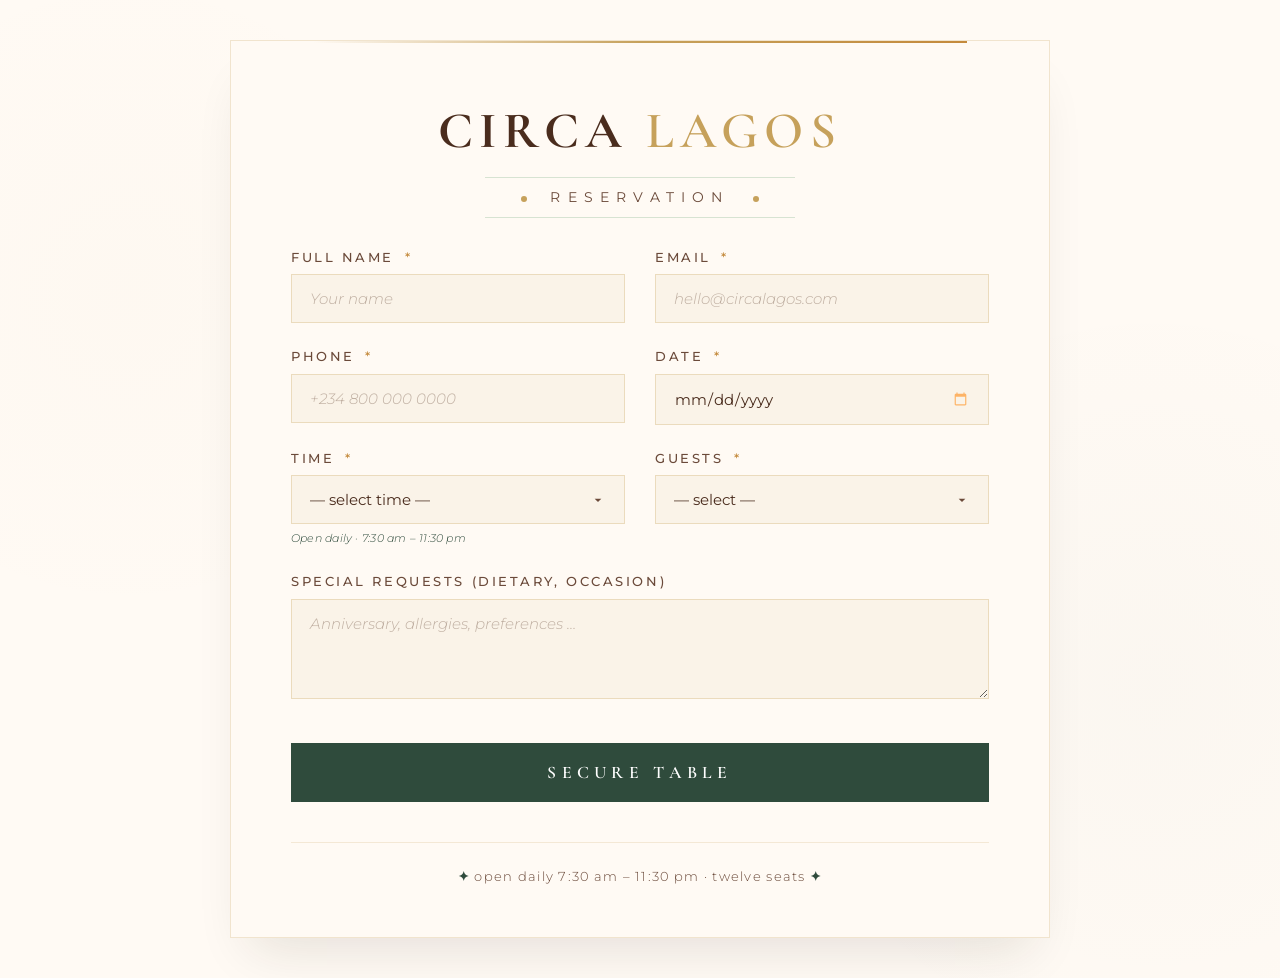
<file: reservations.html>
<!DOCTYPE html>
<html lang="en">
<head>
  <meta charset="UTF-8">
  <meta name="viewport" content="width=device-width, initial-scale=1.0,">
  <title>Circa Lagos · Reserve</title>
  <!-- Luxury serif + clean sans -->
  <link href="https://fonts.googleapis.com/css2?family=Cormorant+Garamond:wght@400;500;600;700&family=Montserrat:wght@300;400;500;600&display=swap" rel="stylesheet">
  <link rel="shortcut icon" class="fav" href="fav.webp" type="image/x-icon">
  <style>
    /* ---------- ROOT VARIABLES – SAME LUXURIOUS PALETTE ---------- */
    :root {
      --brown-deep: #4a2c1d;
      --brown-rich: #6b4a3a;
      --gold: #c6a15b;
      --amber: #c48a3c;
      --beige: #faf3e8;
      --cream: #fffaf4;
      --warm-yellow: #ebc99c;
      --light-green: #d7e3d2;
      --dark-green: #2f4b3c;
      --dark-green-soft: #3f5e4c;
      --shadow: rgba(42, 31, 20, 0.06);
      --font-serif: 'Cormorant Garamond', serif;
      --font-sans: 'Montserrat', sans-serif;
    }

    * {
      margin: 0;
      padding: 0;
      box-sizing: border-box;
    }

    body {
      background-color: var(--cream);
      background-image: radial-gradient(circle at 10% 30%, rgba(198,161,91,0.02) 0%, transparent 25%),
                        radial-gradient(circle at 90% 70%, rgba(47,75,60,0.02) 0%, transparent 30%);
      color: var(--brown-deep);
      font-family: var(--font-sans);
      font-weight: 300;
      line-height: 1.6;
      font-size: 16px;
      min-height: 100vh;
      display: flex;
      align-items: center;
      justify-content: center;
      padding: 40px 20px;
    }

    .reservation-card {
      max-width: 820px;
      width: 100%;
      background: var(--cream);
      border: 1px solid rgba(198, 161, 91, 0.25);
      box-shadow: 0 30px 50px -20px rgba(42, 31, 20, 0.12);
      padding: 50px 60px;
      position: relative;
      transition: box-shadow 0.4s ease;
    }

    .reservation-card:hover {
      box-shadow: 0 40px 70px -20px rgba(106, 74, 58, 0.16);
    }

    /* gold accent line – animated shimmer */
    .reservation-card::before {
      content: '';
      position: absolute;
      top: 0;
      left: 10%;
      width: 80%;
      height: 2px;
      background: linear-gradient(90deg, transparent, var(--gold), var(--amber), var(--gold), transparent);
      background-size: 200% 100%;
      animation: shimmer 4s infinite linear;
    }

    @keyframes shimmer {
      0% { background-position: 100% 0; }
      100% { background-position: -100% 0; }
    }

    /* header */
    .brand {
      text-align: center;
      margin-bottom: 30px;
    }

    .brand h1 {
      font-family: var(--font-serif);
      font-size: 3.2rem;
      font-weight: 700;
      color: var(--brown-deep);
      letter-spacing: 0.12em;
      text-transform: uppercase;
      margin-bottom: 4px;
    }

    .brand h1 span {
      color: var(--gold);
      font-weight: 600;
    }

    .brand .sub {
      font-size: 0.9rem;
      letter-spacing: 0.5em;
      text-transform: uppercase;
      color: var(--brown-rich);
      border-top: 1px solid var(--light-green);
      border-bottom: 1px solid var(--light-green);
      display: inline-block;
      padding: 8px 24px;
      font-weight: 400;
    }

    .brand .gold-dot {
      display: inline-block;
      width: 6px;
      height: 6px;
      background: var(--gold);
      border-radius: 50%;
      margin: 0 12px;
    }

    /* form layout */
    .form-grid {
      display: grid;
      grid-template-columns: 1fr 1fr;
      gap: 24px 30px;
      margin-top: 20px;
    }

    .form-group {
      display: flex;
      flex-direction: column;
    }

    .form-group.full-width {
      grid-column: span 2;
    }

    label {
      font-size: 0.8rem;
      text-transform: uppercase;
      letter-spacing: 0.2em;
      color: var(--brown-rich);
      margin-bottom: 6px;
      font-weight: 500;
    }

    label .asterisk {
      color: var(--amber);
      margin-left: 4px;
    }

    input, select, textarea {
      background: var(--beige);
      border: 1px solid rgba(198, 161, 91, 0.3);
      padding: 14px 18px;
      font-family: var(--font-sans);
      font-size: 0.95rem;
      color: var(--brown-deep);
      outline: none;
      transition: all 0.2s ease;
      border-radius: 0; /* sharp edges for luxury */
      font-weight: 400;
    }

    input:focus, select:focus, textarea:focus {
      border-color: var(--gold);
      background: white;
      box-shadow: 0 4px 12px rgba(198, 161, 91, 0.12);
    }

    input::placeholder, textarea::placeholder {
      color: rgba(106, 74, 58, 0.4);
      font-weight: 300;
      font-style: italic;
    }

    select {
      appearance: none;
      background-image: url("data:image/svg+xml;utf8,<svg xmlns='http://www.w3.org/2000/svg' width='16' height='16' viewBox='0 0 24 24' fill='%236b4a3a'><path d='M7 10l5 5 5-5z'/></svg>");
      background-repeat: no-repeat;
      background-position: right 18px center;
      background-size: 16px;
    }

    textarea {
      resize: vertical;
      min-height: 100px;
    }

    /* time slot hint – updated to reflect 7:30–23:30 daily */
    .time-hint {
      font-size: 0.7rem;
      color: var(--dark-green);
      margin-top: 6px;
      font-style: italic;
      letter-spacing: 0.02em;
    }

    /* button – gold & green accent */
    .btn-reserve {
      background: var(--dark-green);
      border: none;
      color: white;
      font-family: var(--font-serif);
      font-size: 1.1rem;
      font-weight: 600;
      letter-spacing: 0.3em;
      padding: 18px 28px;
      text-transform: uppercase;
      cursor: pointer;
      transition: all 0.3s ease;
      border: 1px solid var(--dark-green);
      margin-top: 20px;
      grid-column: span 2;
      width: 100%;
    }

    .btn-reserve:hover {
      background: var(--gold);
      border-color: var(--gold);
      color: var(--brown-deep);
      transform: translateY(-3px);
      box-shadow: 0 16px 28px rgba(198, 161, 91, 0.2);
    }

    /* success / error message */
    .form-message {
      grid-column: span 2;
      padding: 16px 20px;
      margin-top: 20px;
      font-family: var(--font-serif);
      font-size: 1.1rem;
      text-align: center;
      display: none;
    }

    .form-message.success {
      background: rgba(47, 75, 60, 0.08);
      border-left: 6px solid var(--dark-green);
      color: var(--dark-green);
      display: block;
    }

    .form-message.error {
      background: rgba(196, 138, 60, 0.08);
      border-left: 6px solid var(--amber);
      color: var(--brown-rich);
      display: block;
    }

    /* footer note – updated to daily hours */
    .footnote {
      margin-top: 40px;
      text-align: center;
      font-size: 0.8rem;
      color: var(--brown-rich);
      border-top: 1px solid rgba(198, 161, 91, 0.2);
      padding-top: 24px;
      letter-spacing: 0.1em;
    }

    .footnote span {
      color: var(--dark-green);
      font-weight: 600;
    }

    /* responsive */
    @media (max-width: 700px) {
      .reservation-card { padding: 40px 30px; }
      .form-grid { grid-template-columns: 1fr; gap: 18px; }
      .form-group.full-width { grid-column: span 1; }
      .btn-reserve { grid-column: span 1; }
      .brand h1 { font-size: 2.6rem; }
    }

    @media (max-width: 450px) {
      .reservation-card { padding: 30px 20px; }
    }

    /* custom date input style */
    input[type="date"]::-webkit-calendar-picker-indicator {
      filter: invert(0.5) sepia(1) saturate(5) hue-rotate(350deg);
      opacity: 0.6;
    }
  </style>
</head>
<body>
  <div class="reservation-card">
    <div class="brand">
      <h1>CIRCA <span>LAGOS</span></h1>
      <div class="sub">
        <span class="gold-dot"></span> RESERVATION <span class="gold-dot"></span>
      </div>
    </div>

    <form id="reservationForm" class="form-grid">
      <!-- full name -->
      <div class="form-group">
        <label for="name">Full name <span class="asterisk">*</span></label>
        <input type="text" id="name" name="name" placeholder="Your name" required>
      </div>
      <!-- email -->
      <div class="form-group">
        <label for="email">Email <span class="asterisk">*</span></label>
        <input type="email" id="email" name="email" placeholder="hello@circalagos.com" required>
      </div>
      <!-- phone -->
      <div class="form-group">
        <label for="phone">Phone <span class="asterisk">*</span></label>
        <input type="tel" id="phone" name="phone" placeholder="+234 800 000 0000" required>
      </div>
      <!-- date -->
      <div class="form-group">
        <label for="date">Date <span class="asterisk">*</span></label>
        <input type="date" id="date" name="date" required>
      </div>
      <!-- time – UPDATED: full day 7:30 AM – 11:30 PM -->
      <div class="form-group">
        <label for="time">Time <span class="asterisk">*</span></label>
        <select id="time" name="time" required>
          <option value="" disabled selected>— select time —</option>
          <option value="07:30">07:30</option>
          <option value="08:00">08:00</option>
          <option value="08:30">08:30</option>
          <option value="09:00">09:00</option>
          <option value="09:30">09:30</option>
          <option value="10:00">10:00</option>
          <option value="10:30">10:30</option>
          <option value="11:00">11:00</option>
          <option value="11:30">11:30</option>
          <option value="12:00">12:00</option>
          <option value="12:30">12:30</option>
          <option value="13:00">13:00</option>
          <option value="13:30">13:30</option>
          <option value="14:00">14:00</option>
          <option value="14:30">14:30</option>
          <option value="15:00">15:00</option>
          <option value="15:30">15:30</option>
          <option value="16:00">16:00</option>
          <option value="16:30">16:30</option>
          <option value="17:00">17:00</option>
          <option value="17:30">17:30</option>
          <option value="18:00">18:00</option>
          <option value="18:30">18:30</option>
          <option value="19:00">19:00</option>
          <option value="19:30">19:30</option>
          <option value="20:00">20:00</option>
          <option value="20:30">20:30</option>
          <option value="21:00">21:00</option>
          <option value="21:30">21:30</option>
          <option value="22:00">22:00</option>
          <option value="22:30">22:30</option>
          <option value="23:00">23:00</option>
          <option value="23:30">23:30</option>
        </select>
        <!-- UPDATED hint: open daily 7:30 am – 11:30 pm -->
        <div class="time-hint">Open daily · 7:30 am – 11:30 pm</div>
      </div>
      <!-- guests -->
      <div class="form-group">
        <label for="guests">Guests <span class="asterisk">*</span></label>
        <select id="guests" name="guests" required>
          <option value="" disabled selected>— select —</option>
          <option value="1">1 guest</option>
          <option value="2">2 guests</option>
          <option value="3">3 guests</option>
          <option value="4">4 guests</option>
          <option value="5">5 guests</option>
          <option value="6">6 guests</option>
          <option value="7">7 guests</option>
          <option value="8">8 guests</option>
          <option value="9">9 guests</option>
          <option value="10">10 guests</option>
          <option value="11">11 guests</option>
          <option value="12">12 guests</option>
        </select>
      </div>
      <!-- special requests -->
      <div class="form-group full-width">
        <label for="requests">Special requests (dietary, occasion)</label>
        <textarea id="requests" name="requests" placeholder="Anniversary, allergies, preferences …"></textarea>
      </div>
      <!-- submit button -->
      <button type="submit" class="btn-reserve">Secure table</button>
      
      <!-- message area -->
      <div id="formMessage" class="form-message"></div>
    </form>

    <!-- UPDATED footnote: daily hours -->
    <div class="footnote">
      <span>✦</span> open daily 7:30 am – 11:30 pm · twelve seats <span>✦</span>
    </div>
  </div>

  <script>
    const reservationForm = document.getElementById("reservationForm");

if (reservationForm) {
  reservationForm.addEventListener("submit", async function (e) {
    e.preventDefault();

    const messageDiv = document.getElementById("formMessage");

    const data = {
      name: document.getElementById("name").value,
      email: document.getElementById("email").value,
      phone: document.getElementById("phone").value,
      date: document.getElementById("date").value,
      time: document.getElementById("time").value,
      guests: document.getElementById("guests").value,
      requests: document.getElementById("requests").value
    };

    try {
      const response = await fetch("http://localhost:3000/reservations", {
        method: "POST",
        headers: {
          "Content-Type": "application/json"
        },
        body: JSON.stringify(data)
      });

      const result = await response.json();

      messageDiv.textContent = "Reservation submitted successfully ✨";
      messageDiv.className = "form-message success";

      reservationForm.reset();

    } catch (error) {
      messageDiv.textContent = "Server error. Is backend running?";
      messageDiv.className = "form-message error";
    }
  });
}

  </script>
</body>
</html>
</file>
<file: style.css>
/* style.css — fully optimised, blur removed, performance tuned */

:root {
  --brown-deep: #4a2c1d;
  --brown-rich: #6b4a3a;
  --gold: #c6a15b;
  --amber: #c48a3c;
  --beige: #faf3e8;
  --cream: #fffaf4;
  --warm-yellow: #ebc99c;
  --light-green: #d7e3d2;
  --dark-green: #2f4b3c;
  --dark-green-soft: #3f5e4c;
  --charcoal: #2e2a27;
  --shadow: rgba(42, 31, 20, 0.08);
  
  --font-serif: 'Cormorant Garamond', serif;
  --font-sans: 'Montserrat', sans-serif;
}

/* ----- RESET / GLOBAL ----- */
* {
  margin: 0;
  padding: 0;
  box-sizing: border-box;
}

html {
  scroll-behavior: smooth;
}

body {
  background-color: var(--cream);
  color: var(--brown-deep);
  font-family: var(--font-sans);
  font-weight: 300;
  line-height: 1.6;
  font-size: 16px;
}

h1, h2, h3, h4 {
  font-family: var(--font-serif);
  font-weight: 600;
  letter-spacing: 0.02em;
}

a {
  text-decoration: none;
  color: inherit;
}

.container {
  max-width: 1280px;
  margin: 0 auto;
  padding: 0 40px;
}

.section {
  padding: 100px 0;
}

.cream-bg {
  background-color: var(--cream);
}

/* ----- HERO (canvas background) ----- */
#hero {
  position: relative;
  width: 100%;
  height: 100vh;
  overflow: hidden;
  background-color: var(--beige);
}

#heroCanvas {
  position: absolute;
  top: 0;
  left: 0;
  width: 100%;
  height: 100%;
  display: block;
  pointer-events: none;
}

.hero-content {
  position: relative;
  z-index: 10;
  height: 100%;
  display: flex;
  flex-direction: column;
  padding: 40px 60px;
  color: var(--brown-deep);
}

/* ----- NAVIGATION ----- */
.navbar {
  display: flex;
  justify-content: space-between;
  align-items: center;
  padding: 0 0 20px 0;
  border-bottom: 1px solid rgba(198, 161, 91, 0.25);
  font-family: var(--font-sans);
  font-weight: 400;
  letter-spacing: 0.1em;
  text-transform: uppercase;
  font-size: 14px;
}

.logo {
  display: flex;
  align-items: baseline;
  gap: 6px;
}

.logo-circa {
  font-family: var(--font-serif);
  font-size: 26px;
  font-weight: 500;
  color: var(--brown-deep);
  letter-spacing: 0.3em;
}

.logo-lagos {
  font-family: var(--font-serif);
  font-size: 26px;
  font-weight: 700;
  color: var(--gold);
  letter-spacing: 0.2em;
  margin-left: 4px;
}

.nav-links {
  display: flex;
  gap: 48px;
  list-style: none;
}

.nav-links a {
  color: var(--brown-rich);
  font-weight: 500;
  font-size: 13px;
  transition: color 0.25s;
  padding-bottom: 4px;
  border-bottom: 1px solid transparent;
}

.nav-links a:hover {
  color: var(--gold);
  border-bottom-color: var(--dark-green);
}

/* ----- HERO TEXT ----- */
.hero-text {
  flex: 1;
  display: flex;
  flex-direction: column;
  justify-content: center;
  align-items: center;
  text-align: center;
  margin-top: -40px;
}

.hero-title {
  font-size: 5.8vw;
  font-weight: 700;
  line-height: 1;
  margin-bottom: 16px;
  display: flex;
  flex-wrap: wrap;
  justify-content: center;
  gap: 15px;
}

.title-circa {
  color: var(--brown-deep);
  font-weight: 600;
  letter-spacing: 0.1em;
}

.title-lagos {
  color: var(--gold);
  font-weight: 700;
  letter-spacing: 0.1em;
  text-shadow: 2px 2px 4px rgba(0,0,0,0.02);
}

.hero-subtitle {
  font-family: var(--font-serif);
  font-size: 1.5rem;
  font-weight: 400;
  color: var(--brown-rich);
  letter-spacing: 0.2em;
  text-transform: uppercase;
  margin-bottom: 40px;
  border-top: 1px solid var(--gold);
  border-bottom: 1px solid var(--gold);
  padding: 12px 24px;
  display: inline-block;
  background-color: rgba(250, 243, 232, 0.6);
  -webkit-backdrop-filter: none;
  backdrop-filter: none;
}

/* ----- BUTTONS ----- */
.btn {
  display: inline-block;
  padding: 14px 42px;
  font-family: var(--font-sans);
  font-size: 13px;
  font-weight: 600;
  letter-spacing: 0.3em;
  text-transform: uppercase;
  border: 1px solid transparent;
  transition: all 0.4s cubic-bezier(0.165, 0.84, 0.44, 1);
  cursor: pointer;
  background: transparent;
}

.btn-gold {
  background: var(--gold);
  border-color: var(--gold);
  color: var(--cream);
}

.btn-gold:hover {
  background: var(--brown-rich);
  border-color: var(--brown-rich);
  color: var(--cream);
  transform: translateY(-2px);
  box-shadow: 0 12px 24px rgba(198, 161, 91, 0.2);
}

.btn-outline {
  border: 1px solid var(--gold);
  color: var(--brown-deep);
  background: transparent;
}

.btn-outline:hover {
  background: var(--gold);
  color: var(--cream);
  border-color: var(--gold);
  transform: translateY(-2px);
}

.btn-darkgreen {
  background: var(--dark-green);
  border-color: var(--dark-green);
  color: var(--cream);
  border: none;
}

.btn-darkgreen:hover {
  background: var(--dark-green-soft);
  transform: translateY(-2px);
  box-shadow: 0 8px 16px rgba(47, 75, 60, 0.2);
}

.btn-large {
  padding: 16px 56px;
  font-size: 14px;
}

.hero-buttons {
  display: flex;
  gap: 30px;
  margin-top: 20px;
}

.hero-accent {
  position: absolute;
  bottom: 30px;
  left: 50%;
  transform: translateX(-50%);
  width: 120px;
  height: 2px;
  background: linear-gradient(90deg, transparent, var(--gold), var(--amber), var(--gold), transparent);
  opacity: 0.7;
}

/* ----- ABOUT SECTION ----- */
.section-title {
  font-size: 3.2rem;
  font-weight: 600;
  color: var(--brown-deep);
  margin-bottom: 30px;
  position: relative;
  display: inline-block;
  letter-spacing: 0.05em;
}

.section-title::after {
  content: '';
  position: absolute;
  bottom: -12px;
  left: 0;
  width: 80px;
  height: 3px;
  background: var(--dark-green);
}

.about-grid {
  display: grid;
  grid-template-columns: 1fr 0.8fr;
  gap: 70px;
  margin-top: 50px;
}

.about-text p {
  margin-bottom: 28px;
  font-size: 1.2rem;
  color: var(--brown-rich);
  font-weight: 300;
}

.dropcap::first-letter {
  font-family: var(--font-serif);
  font-size: 5rem;
  float: left;
  line-height: 0.8;
  margin-right: 12px;
  color: var(--gold);
  font-weight: 600;
}

.signature-card {
  background: var(--cream);
  padding: 20px;
  border: 1px solid rgba(198, 161, 91, 0.3);
  text-align: center;
  box-shadow: 15px 15px 0 var(--light-green);
}

.signature-card img {
  width: 100%;
  height: auto;
  display: block;
  margin: 0 auto;
}

/* ----- COMBINED CTA BUTTONS ----- */
.cta-buttons {
  display: flex;
  justify-content: center;
  align-items: center;
  gap: 30px;
  flex-wrap: wrap;
}

.cta-buttons .btn {
  min-width: 240px;
  text-align: center;
}

/* ----- MENU HIGHLIGHTS (preserved for internal pages) ----- */
.menu-grid {
  display: grid;
  grid-template-columns: repeat(3, 1fr);
  gap: 40px;
  margin: 70px 0 50px;
}

.menu-item {
  background: var(--beige);
  padding: 40px 25px;
  border-radius: 0px;
  position: relative;
  transition: all 0.3s ease;
  border-bottom: 2px solid transparent;
  border-image: linear-gradient(90deg, var(--gold), var(--light-green));
  border-image-slice: 1;
  box-shadow: 0 4px 12px rgba(0,0,0,0.02);
}

.menu-item:hover {
  transform: translateY(-8px);
  border-bottom: 2px solid;
  border-image-source: linear-gradient(90deg, var(--dark-green), var(--warm-yellow));
}

.menu-icon {
  margin-bottom: 20px;
}

.green-accent {
  display: inline-block;
  width: 30px;
  height: 30px;
  background: var(--light-green);
  border: 1px solid var(--dark-green);
  transform: rotate(45deg);
}

.menu-item h3 {
  font-size: 1.8rem;
  font-weight: 600;
  color: var(--brown-deep);
  margin-bottom: 12px;
  letter-spacing: 0.02em;
}

.menu-item p {
  color: var(--brown-rich);
  font-size: 0.98rem;
  margin-bottom: 20px;
  line-height: 1.7;
}

.menu-price {
  font-family: var(--font-serif);
  font-size: 1.5rem;
  font-weight: 600;
  color: var(--amber);
}

/* ----- RESERVATION BANNER ----- */
.reserve-banner {
  background: linear-gradient(145deg, var(--brown-deep) 0%, #5a3f2e 100%);
  padding: 100px 0;
  color: var(--cream);
  text-align: center;
}

.reserve-content h3 {
  font-size: 2.8rem;
  font-weight: 600;
  margin-bottom: 16px;
  color: var(--warm-yellow);
  letter-spacing: 0.02em;
}

.reserve-content p {
  font-size: 1.2rem;
  margin-bottom: 40px;
  font-family: var(--font-serif);
  color: var(--beige);
  opacity: 0.9;
}

/* ----- FOOTER ----- */
footer {
  background: var(--brown-rich);
  color: var(--cream);
  padding: 70px 0 20px;
  font-weight: 300;
}

.footer-grid {
  display: grid;
  grid-template-columns: 1.5fr 1fr 1fr;
  gap: 50px;
  margin-bottom: 60px;
}

.footer-brand .footer-logo {
  font-family: var(--font-serif);
  font-size: 2.2rem;
  font-weight: 600;
  color: var(--gold);
  letter-spacing: 2px;
}

.footer-address {
  margin-top: 20px;
  line-height: 1.8;
  color: var(--beige);
  font-size: 1rem;
}

.footer-links h4, .footer-hours h4 {
  font-size: 1.2rem;
  margin-bottom: 24px;
  color: var(--warm-yellow);
  text-transform: uppercase;
  letter-spacing: 3px;
}

.footer-links ul {
  list-style: none;
}

.footer-links li {
  margin-bottom: 12px;
}

.footer-links a {
  color: var(--cream);
  border-bottom: 1px solid transparent;
  transition: border-color 0.2s;
}

.footer-links a:hover {
  border-bottom-color: var(--gold);
  color: var(--light-green);
}

.footer-hours p {
  color: var(--beige);
  margin-bottom: 12px;
}

.small-note {
  font-size: 0.85rem;
  opacity: 0.7;
  font-style: italic;
}

.footer-bottom {
  border-top: 1px solid rgba(235, 201, 156, 0.25);
  padding-top: 30px;
  display: flex;
  justify-content: center;
  gap: 20px;
  font-size: 0.8rem;
  color: var(--cream);
  opacity: 0.8;
}

.green-accent-dot {
  display: inline-block;
  width: 6px;
  height: 6px;
  background: var(--light-green);
  border-radius: 50%;
  align-self: center;
}

/* ----- RESPONSIVE ----- */
@media (max-width: 1000px) {
  .hero-title { font-size: 8vw; }
  .about-grid { grid-template-columns: 1fr; gap: 40px; }
  .menu-grid { grid-template-columns: repeat(2, 1fr); }
}

/* ===== MOBILE NAVIGATION ===== */
@media (max-width: 700px) {
  .container {
    padding: 0 24px;
  }

  /* Hide desktop nav-links by default on mobile */
  .nav-links {
    display: none;
    width: 100%;
    flex-direction: column;
    align-items: center;
    gap: 24px;
    padding: 30px 0 20px;
    border-top: 1px solid rgba(198, 161, 91, 0.25);
    margin-top: 16px;
  }

  /* Show nav-links when menu is open */
  .navbar.nav-open .nav-links {
    display: flex;
  }

  /* Hamburger button styling */
  .mobile-menu-btn {
    display: flex;
    flex-direction: column;
    justify-content: space-between;
    width: 30px;
    height: 24px;
    background: transparent;
    border: none;
    cursor: pointer;
    padding: 0;
    z-index: 20;
  }

  .mobile-menu-btn .bar {
    width: 100%;
    height: 2px;
    background-color: var(--brown-deep);
    transition: all 0.3s ease;
    border-radius: 2px;
  }

  /* Hamburger animation when open */
  .navbar.nav-open .mobile-menu-btn .bar:nth-child(1) {
    transform: translateY(10px) rotate(45deg);
    background-color: var(--gold);
  }

  .navbar.nav-open .mobile-menu-btn .bar:nth-child(2) {
    opacity: 0;
  }

  .navbar.nav-open .mobile-menu-btn .bar:nth-child(3) {
    transform: translateY(-12px) rotate(-45deg);
    background-color: var(--gold);
  }

  /* Adjust navbar layout for mobile */
  .navbar {
    flex-wrap: wrap;
    align-items: center;
    justify-content: space-between;
    padding-bottom: 10px;
  }

  /* Hero content adjustments */
  .hero-content {
    padding: 24px 20px;
  }

  .hero-text {
    margin-top: 0;
  }

  .hero-title {
    font-size: 14vw;
    gap: 8px;
  }

  .hero-subtitle {
    font-size: 1rem;
    padding: 8px 16px;
  }

  .hero-buttons {
    flex-direction: column;
    gap: 16px;
  }

  .btn {
    padding: 12px 32px;
  }

  .menu-grid {
    grid-template-columns: 1fr;
  }

  .footer-grid {
    grid-template-columns: 1fr;
    gap: 40px;
  }

  .section-title {
    font-size: 2.5rem;
  }

  .cta-buttons {
    flex-direction: column;
    gap: 20px;
  }

  .cta-buttons .btn {
    width: 100%;
    max-width: 320px;
  }

  /* Ensure footer links are readable */
  .footer-links ul {
    padding-left: 0;
  }

  .footer-bottom {
    flex-wrap: wrap;
    gap: 12px;
  }
}

/* Hide hamburger on desktop */
.mobile-menu-btn {
  display: none;
}
</file>
